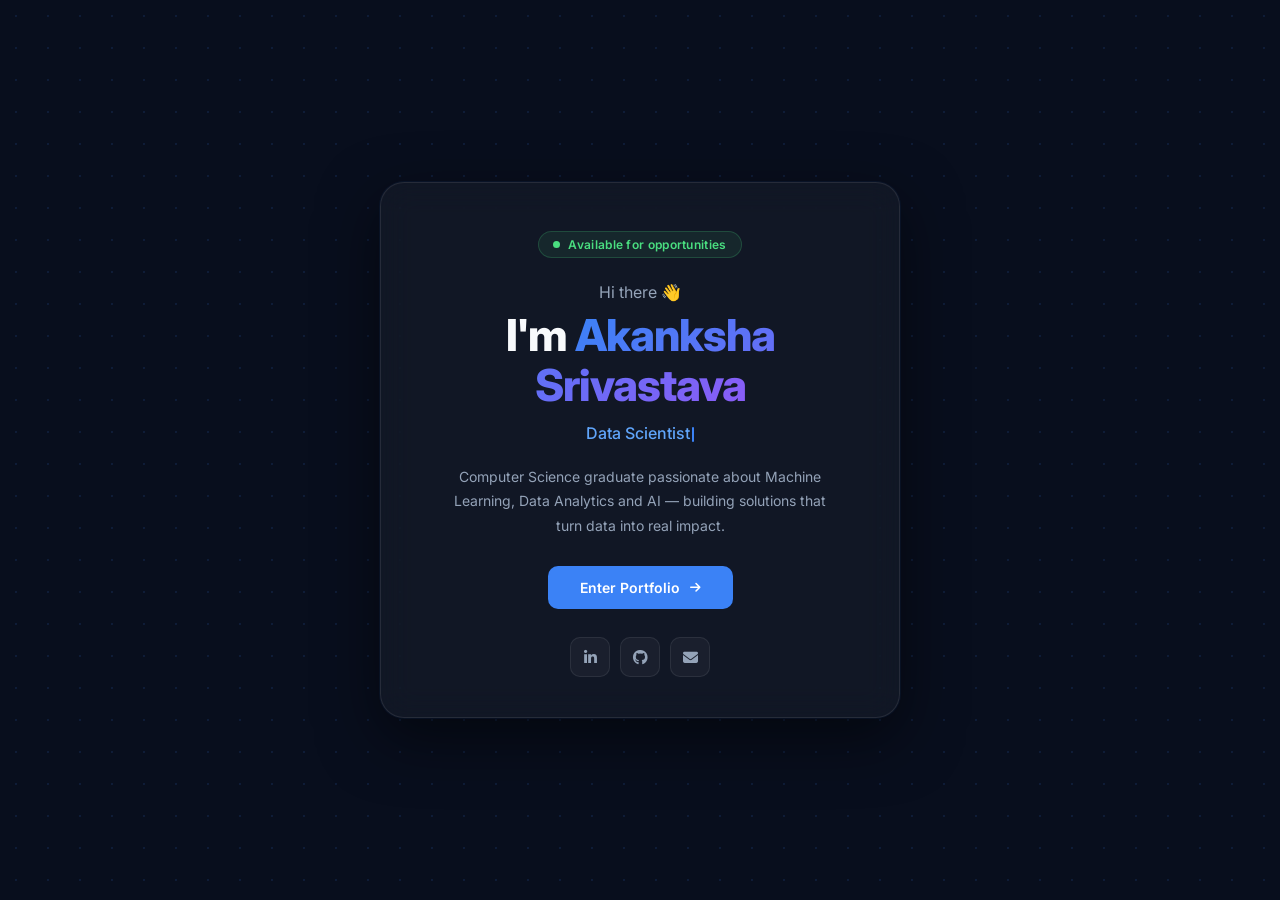
<file: index.html>
<!DOCTYPE html>
<html lang="en">
<head>
    <meta charset="UTF-8">
    <meta name="viewport" content="width=device-width, initial-scale=1.0">
    <title>Akanksha Srivastava — Data Scientist</title>
    <link rel="stylesheet" href="style.css">
    <link rel="preconnect" href="https://fonts.googleapis.com">
    <link rel="preconnect" href="https://fonts.gstatic.com" crossorigin>
    <link href="https://fonts.googleapis.com/css2?family=Inter:wght@300;400;500;600;700;800&display=swap" rel="stylesheet">
    <link rel="stylesheet" href="https://cdnjs.cloudflare.com/ajax/libs/font-awesome/6.7.2/css/all.min.css">
</head>
<body>

<div class="splash">
    <div class="card">

        <p class="badge">
            <span class="dot"></span> Available for opportunities
        </p>

        <p class="greeting">Hi there 👋</p>

        <h1>I'm <span>Akanksha Srivastava</span></h1>

        <p class="role">
            <span id="typing"></span><span class="cursor"></span>
        </p>

        <p class="bio">
            Computer Science graduate passionate about Machine Learning,
            Data Analytics and AI — building solutions that turn data into real impact.
        </p>

        <button id="enterBtn">
            Enter Portfolio <i class="fas fa-arrow-right"></i>
        </button>

        <div class="social">
            <a href="https://www.linkedin.com/in/akanksha-srivastava-20a43623b/" target="_blank" rel="noopener" aria-label="LinkedIn">
                <i class="fab fa-linkedin-in"></i>
            </a>
            <a href="https://github.com/khushigithub1" target="_blank" rel="noopener" aria-label="GitHub">
                <i class="fab fa-github"></i>
            </a>
            <a href="mailto:akankshasrivastav004@gmail.com" aria-label="Email">
                <i class="fas fa-envelope"></i>
            </a>
        </div>

    </div>
</div>

<script src="script.js"></script>
</body>
</html>
</file>
<file: style.css>
/* ============================================================
   SPLASH — style.css
   ============================================================ */

*, *::before, *::after {
    margin: 0;
    padding: 0;
    box-sizing: border-box;
}

html, body {
    width: 100%;
    height: 100%;
    overflow: hidden;
    font-family: 'Inter', sans-serif;
}

body {
    background: #080E1D;
    color: #F1F5F9;
    display: flex;
    align-items: center;
    justify-content: center;
    opacity: 0;
    transition: opacity 0.6s ease;
}

a { text-decoration: none; color: inherit; }

/* subtle dot grid background */
body::before {
    content: '';
    position: fixed;
    inset: 0;
    background-image: radial-gradient(rgba(59,130,246,0.12) 1px, transparent 1px);
    background-size: 32px 32px;
    pointer-events: none;
}

/* ============================================================
   CARD
   ============================================================ */
.splash {
    position: relative;
    z-index: 1;
    padding: 20px;
    width: 100%;
    display: flex;
    align-items: center;
    justify-content: center;
}

.card {
    width: 100%;
    max-width: 520px;
    background: rgba(255,255,255,0.04);
    border: 1px solid rgba(255,255,255,0.09);
    border-radius: 24px;
    padding: 48px 44px 40px;
    text-align: center;
    display: flex;
    flex-direction: column;
    align-items: center;
    gap: 0;
    box-shadow:
        0 0 0 1px rgba(59,130,246,0.06),
        0 20px 60px rgba(0,0,0,0.5);
    backdrop-filter: blur(16px);
    -webkit-backdrop-filter: blur(16px);
}

/* ============================================================
   ELEMENTS
   ============================================================ */

/* badge */
.badge {
    display: inline-flex;
    align-items: center;
    gap: 8px;
    font-size: 12px;
    font-weight: 600;
    color: #4ADE80;
    background: rgba(74,222,128,0.08);
    border: 1px solid rgba(74,222,128,0.2);
    padding: 5px 14px;
    border-radius: 50px;
    margin-bottom: 24px;
    letter-spacing: 0.3px;
}

.dot {
    width: 7px;
    height: 7px;
    border-radius: 50%;
    background: #4ADE80;
    flex-shrink: 0;
    animation: pulse 2s ease infinite;
}

@keyframes pulse {
    0%, 100% { opacity: 1;   transform: scale(1);    }
    50%       { opacity: 0.4; transform: scale(0.75); }
}

/* greeting */
.greeting {
    font-size: 16px;
    font-weight: 400;
    color: #94A3B8;
    margin-bottom: 8px;
}

/* name */
h1 {
    font-size: clamp(28px, 5vw, 44px);
    font-weight: 800;
    line-height: 1.15;
    letter-spacing: -1px;
    color: #F8FAFC;
    margin-bottom: 12px;
}

h1 span {
    background: linear-gradient(135deg, #3B82F6, #8B5CF6);
    -webkit-background-clip: text;
    -webkit-text-fill-color: transparent;
    background-clip: text;
}

/* typing role */
.role {
    font-size: 16px;
    font-weight: 500;
    color: #60A5FA;
    min-height: 26px;
    margin-bottom: 16px;
}

.cursor {
    display: inline-block;
    width: 2px;
    height: 0.9em;
    background: #3B82F6;
    border-radius: 2px;
    margin-left: 2px;
    vertical-align: middle;
    animation: blink 0.85s step-end infinite;
}

@keyframes blink { 50% { opacity: 0; } }

/* bio */
.bio {
    font-size: 14px;
    line-height: 1.75;
    color: #94A3B8;
    max-width: 400px;
    margin-bottom: 28px;
}

/* button */
#enterBtn {
    display: inline-flex;
    align-items: center;
    gap: 10px;
    padding: 13px 32px;
    border-radius: 10px;
    background: #3B82F6;
    color: #fff;
    font-family: 'Inter', sans-serif;
    font-size: 14px;
    font-weight: 600;
    border: none;
    cursor: pointer;
    margin-bottom: 28px;
    transition: background 0.2s, transform 0.2s, box-shadow 0.2s;
}

#enterBtn:hover {
    background: #2563EB;
    transform: translateY(-2px);
    box-shadow: 0 10px 28px rgba(59,130,246,0.4);
}

#enterBtn i {
    font-size: 12px;
    transition: transform 0.2s;
}

#enterBtn:hover i { transform: translateX(4px); }

/* social */
.social {
    display: flex;
    justify-content: center;
    gap: 10px;
}

.social a {
    width: 40px;
    height: 40px;
    border-radius: 10px;
    border: 1px solid rgba(255,255,255,0.08);
    background: rgba(255,255,255,0.04);
    color: #94A3B8;
    font-size: 15px;
    display: flex;
    align-items: center;
    justify-content: center;
    transition: color 0.2s, border-color 0.2s, background 0.2s, transform 0.2s;
}

.social a:hover {
    color: #3B82F6;
    border-color: rgba(59,130,246,0.4);
    background: rgba(59,130,246,0.1);
    transform: translateY(-3px);
}

/* ============================================================
   RESPONSIVE
   ============================================================ */
@media (max-width: 480px) {
    .card { padding: 36px 24px 32px; border-radius: 18px; }
    #enterBtn { width: 100%; justify-content: center; }
}
</file>
